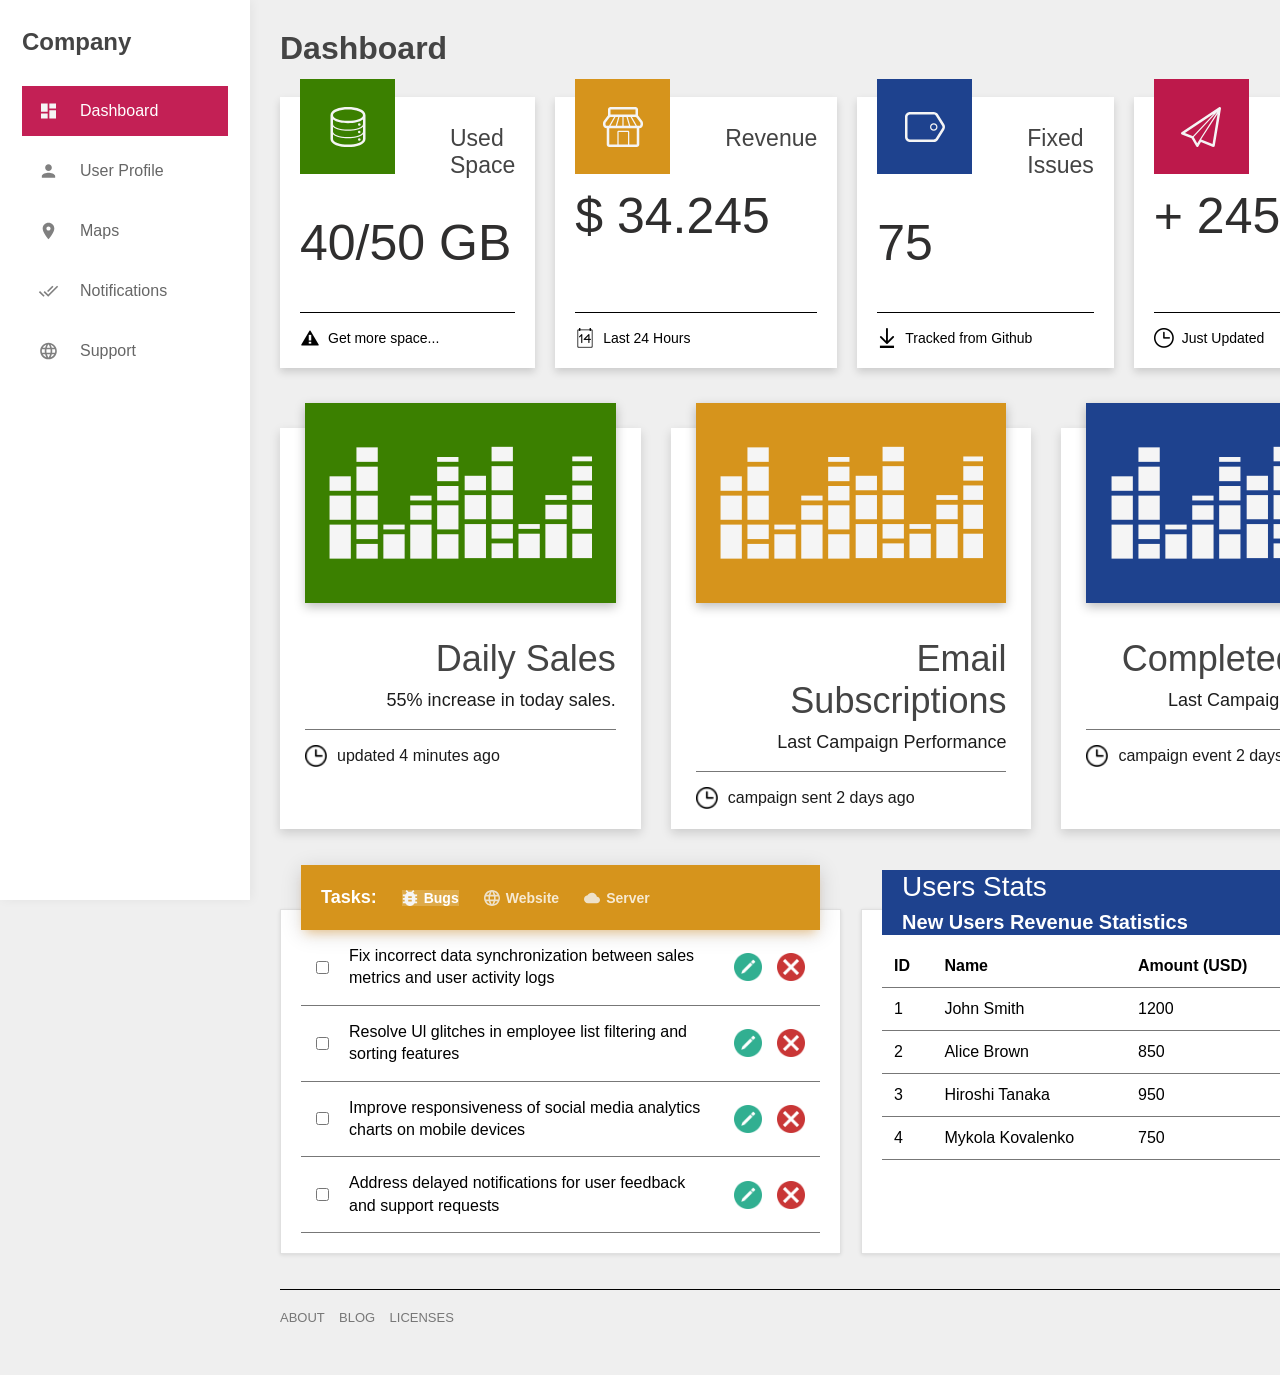
<file: exam_html/part_1/index.html>
<!DOCTYPE html>
<html lang="en">

<head>
    <meta charset="UTF-8">
    <meta name="viewport" content="width=device-width, initial-scale=1.0">
    <link rel="stylesheet" href="./css/style.css">
    <title>Dashboard</title>
</head>
<script>
    function toggleMenu() {
        document.querySelector('.sidebar').classList.toggle('show');
    }
</script>
<body>
    <div class="container">

        <aside class="sidebar">
            
            <h2>Company</h2>
            
            <ul>
                
                <li class="active">
                    <a href="index.html">
                        <img src="./img/nav/dashboard_gray.svg" alt="Dashboard" class="menu-icon icon-default">
                        <img src="./img/nav/dashboard_white.svg" alt="Dashboard" class="menu-icon icon-hover">
                        Dashboard
                    </a>
                </li>
                
                <li>
                    <a href="profile.html">
                        <img src="./img/nav/account_gray.svg" alt="User Profile" class="menu-icon icon-default">
                        <img src="./img/nav/account_white.svg" alt="User Profile" class="menu-icon icon-hover">
                        User Profile
                    </a>
                </li>
                
                <li>
                    <a href="maps.html">
                        <img src="./img/nav/map_gray.svg" alt="Maps" class="menu-icon icon-default">
                        <img src="./img/nav/map_white.svg" alt="Maps" class="menu-icon icon-hover">
                        Maps
                    </a>
                </li>
                
                <li>
                    <a href="notifications.html">
                        <img src="./img/nav/notify_gray.svg" alt="Notifications" class="menu-icon icon-default">
                        <img src="./img/nav/notify_white.svg" alt="Notifications" class="menu-icon icon-hover">
                        Notifications
                    </a>
                </li>
                
                <li>
                    <a href="support.html">
                        <img src="./img/nav/support_gray.svg" alt="Support" class="menu-icon icon-default">
                        <img src="./img/nav/support_white.svg" alt="Support" class="menu-icon icon-hover">
                        Support
                    </a>
                </li>
                
            </ul>
            
        </aside>
    
        
        <main class="content">
            <button class="burger" onclick="toggleMenu()">
                ☰ <span>Dashboard</span>
            </button>
            
            <header>
                <h1>Dashboard</h1>
            </header>
            
            <section class="cards">
                
                <div class="card">
                    <div class="icon green">
                        <img src="./img/cards/data_white.svg" alt="User" class="menu-icon">
                    </div>
                    
                    <h4>Used Space</h4>
                    
                    <h2>40/50 GB</h2>
                    
                    <p>
                        <img src="./img/cards/alert.png" alt="" class="small-icon">
                        Get more space...
                    </p>
                    
                </div>
                
                <div class="card">
                    
                    <div class="icon orange">
                        <img src="./img/cards/shop_white.svg" alt="User" class="menu-icon">
                    </div>
                    
                    <h4>Revenue</h4>
                    
                    <h2>$ 34.245</h2>
                    
                    <p>
                        <img src="./img/cards/calendar.png" alt="" class="small-icon">
                        Last 24 Hours
                    </p>
                    
                </div>
                
                <div class="card">
                    
                    <div class="icon blue">
                        <img src="./img/cards/tag_white.svg" alt="User" class="menu-icon">
                    </div>
                    
                    <h4>Fixed Issues</h4>
                    
                    <h2>75</h2>
                    
                    <p>
                        <img src="./img/cards/down.png" alt="" class="small-icon">
                        Tracked from Github
                    </p>
                    
                </div>
                
                <div class="card">
                    
                    <div class="icon pink">
                        <img src="./img/cards/paperplane_white.svg" alt="User" class="menu-icon">
                    </div>
                    
                    <h4>Followers</h4>
                    
                    <h2>+ 245</h2>
                    
                    <p>
                        <img src="./img/cards/time.png" alt="" class="small-icon">
                        Just Updated
                    </p>
                    
                </div>
                
            </section>

            
            <section class="charts">
                
                <div class="chart">
                    <div class="chart-color green">
                        <img src="./img/diagrams/diagram_white.svg" alt="">
                    </div>
                    <h3>Daily Sales</h3>
                    <p>55% increase in today sales.</p>
                    <div class="clock">
                        <img src=".\/img/cards/time.png" alt="">
                        <p>updated 4 minutes ago</p>
                    </div>
                </div>
                
                <div class="chart">
                    <div class="chart-color orange">
                        <img src="./img/diagrams/diagram_white.svg" alt="">
                    </div>
                    <h3>Email Subscriptions</h3>
                    <p>Last Campaign Performance</p>
                    <div class="clock">
                        <img src=".\/img/cards/time.png" alt="">
                        <p>campaign sent 2 days ago</p>
                    </div>
                </div>
                
                <div class="chart">
                    <div class="chart-color blue">
                        <img src="./img/diagrams/diagram_white.svg" alt="">
                    </div>
                    <h3>Completed Tasks</h3>
                    <p>Last Campaign Performance</p>
                    <div class="clock">
                        <img src=".\/img/cards/time.png" alt="">
                        <p>campaign event 2 days ago</p>
                    </div>
                </div>
                
            </section>

            
            <section class="bottom">
                
                <div class="tasks">
                    
                    <div class="title orange">
                        
                        <span style="font-size: 18px;">Tasks:</span>
                        
                        <span class="task-btn active">
                            <img src="./img/tables/bug.svg" alt="">
                            Bugs
                        </span>
                        
                        <span class="task-btn">
                            <img src="./img/tables/web.svg" alt="">
                            Website
                        </span>
                        
                        <span class="task-btn">
                            <img src="./img/tables/cloud.svg" alt="">
                            Server
                        </span>
                        
                    </div>
                    
                    <ul>
                        
                        <li>
                            <input type="checkbox">
                            
                            <span class="task-text">
                                Fix incorrect data synchronization
                                between sales metrics and user activity logs
                            </span>
                            
                            <div class="task-icons">
                                <img src="./img/tables/edit.png" alt="">
                                <img src="./img/tables/remove.png" alt="">
                            </div>
                        </li>
                        
                        <li>
                            <input type="checkbox">
                            <span class="task-text">
                                Resolve Ul glitches in employee list
                                filtering and sorting features
                            </span>
                            <div class="task-icons">
                                <img src="./img/tables/edit.png" alt="">
                                <img src="./img/tables/remove.png" alt="">
                            </div>
                        </li>
                        
                        <li>
                            <input type="checkbox">
                            <span class="task-text">
                                Improve responsiveness of social media
                                analytics charts on mobile devices
                            </span>
                            <div class="task-icons">
                                <img src="./img/tables/edit.png" alt="">
                                <img src="./img/tables/remove.png" alt="">
                            </div>
                        </li>
                        
                        <li>
                            <input type="checkbox">
                            <span class="task-text">
                                Address delayed notifications for user
                                feedback and support requests
                            </span>
                            <div class="task-icons">
                                <img src="./img/tables/edit.png" alt="">
                                <img src="./img/tables/remove.png" alt="">
                            </div>
                        </li>
                        
                    </ul>
                    
                </div>
                
                <div class="table">
                    
                    <div class="title blue">
                        <div>
                            <h3>Users Stats</h3> 
                            <p> New Users Revenue Statistics</p>
                        </div>
                    </div>
                    
                    <table>
                        
                        <tr>
                            <th>ID</th>
                            <th>Name</th>
                            <th>Amount (USD)</th>
                            <th>Country</th>
                        </tr>
                        
                        <tr>
                            <td>1</td>
                            <td>John Smith</td>
                            <td>1200</td>
                            <td>USA</td>
                        </tr>
                        
                        <tr>
                            <td>2</td>
                            <td>Alice Brown</td>
                            <td>850</td>
                            <td>UK</td>
                        </tr>
                        
                        <tr>
                            <td>3</td>
                            <td>Hiroshi Tanaka</td>
                            <td>950</td>
                            <td>Japan</td>
                        </tr>
                        
                        <tr>
                            <td>4</td>
                            <td>Mykola Kovalenko</td>
                            <td>750</td>
                            <td>Ukraine</td>
                        </tr>
                        
                    </table>
                    
                </div>
                
            </section>
            
            <footer>
                
                <div>
                    ABOUT &nbsp;&nbsp;
                    BLOG &nbsp;&nbsp;
                    LICENSES
                </div>
                
                <div>
                    2025 - made with love ❤
                </div>
                
            </footer>
            
        </main>
        
    </div>
</body>

</html>
</file>
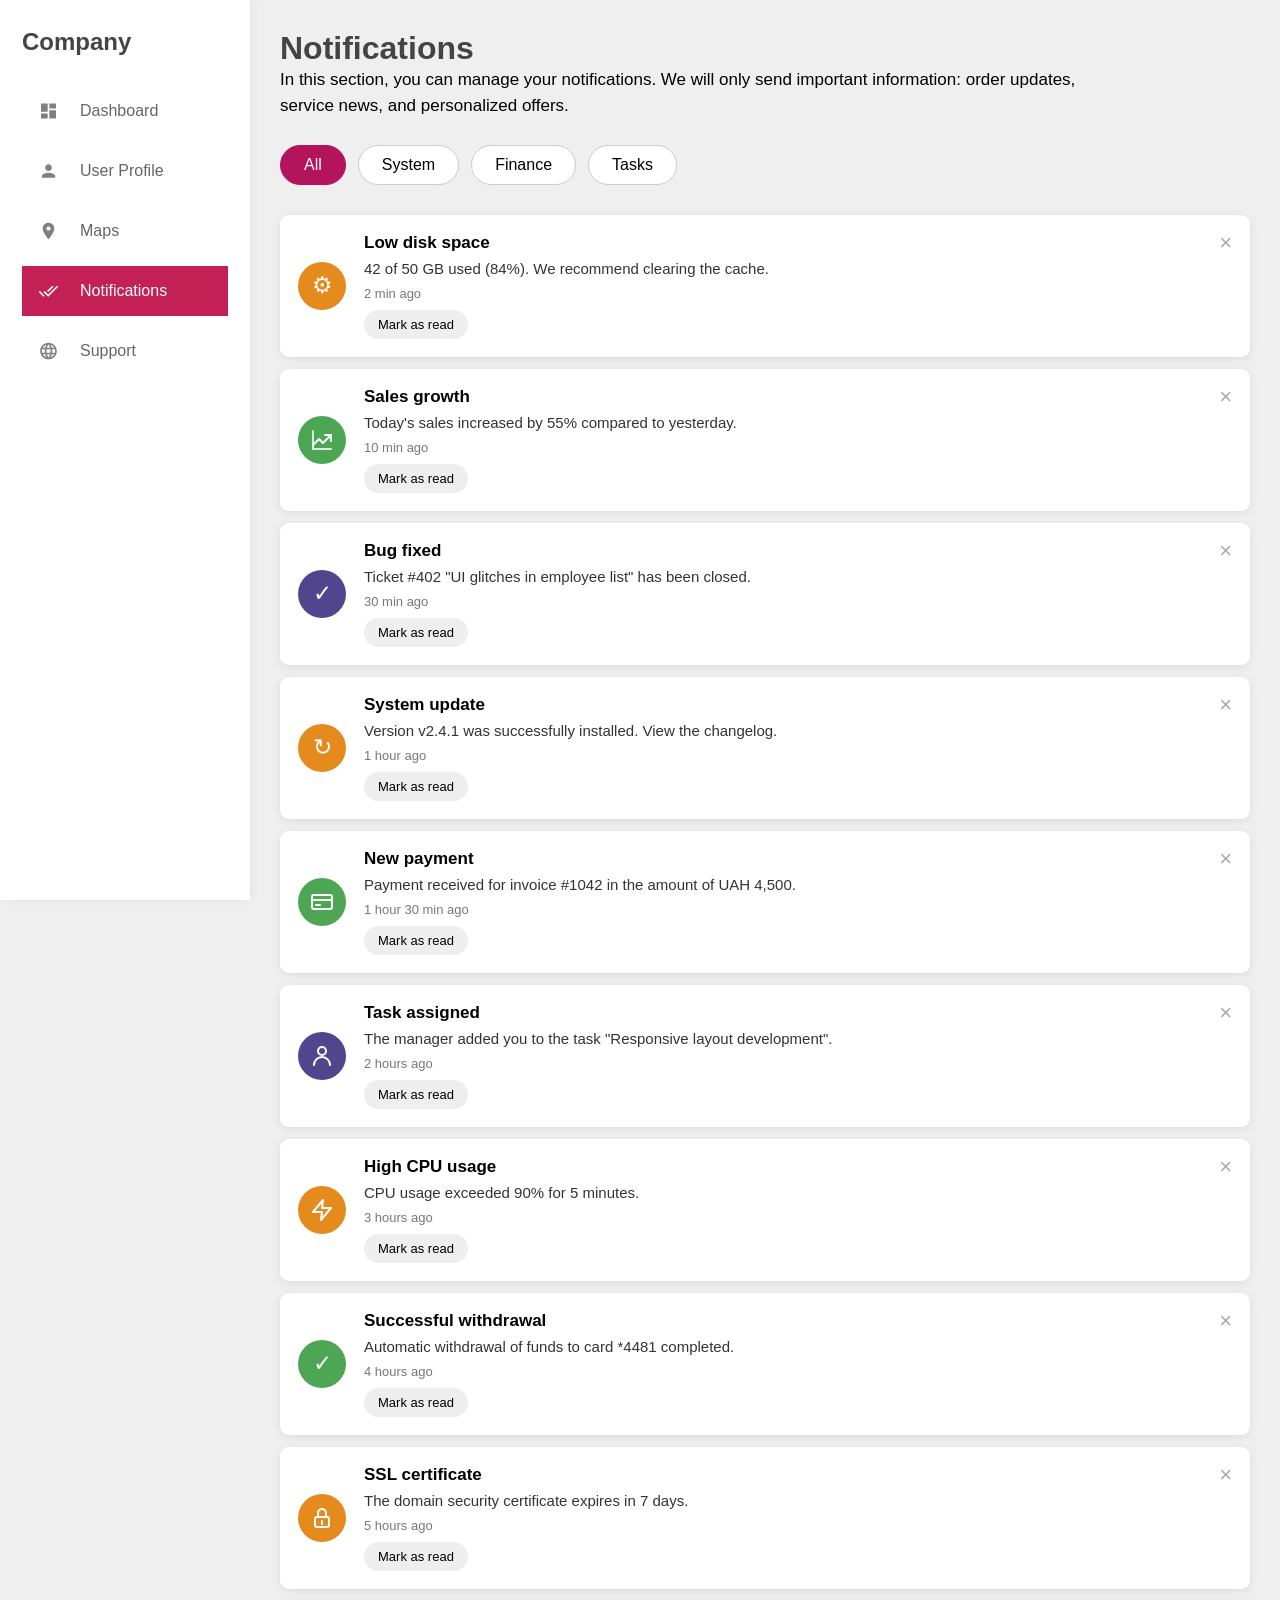
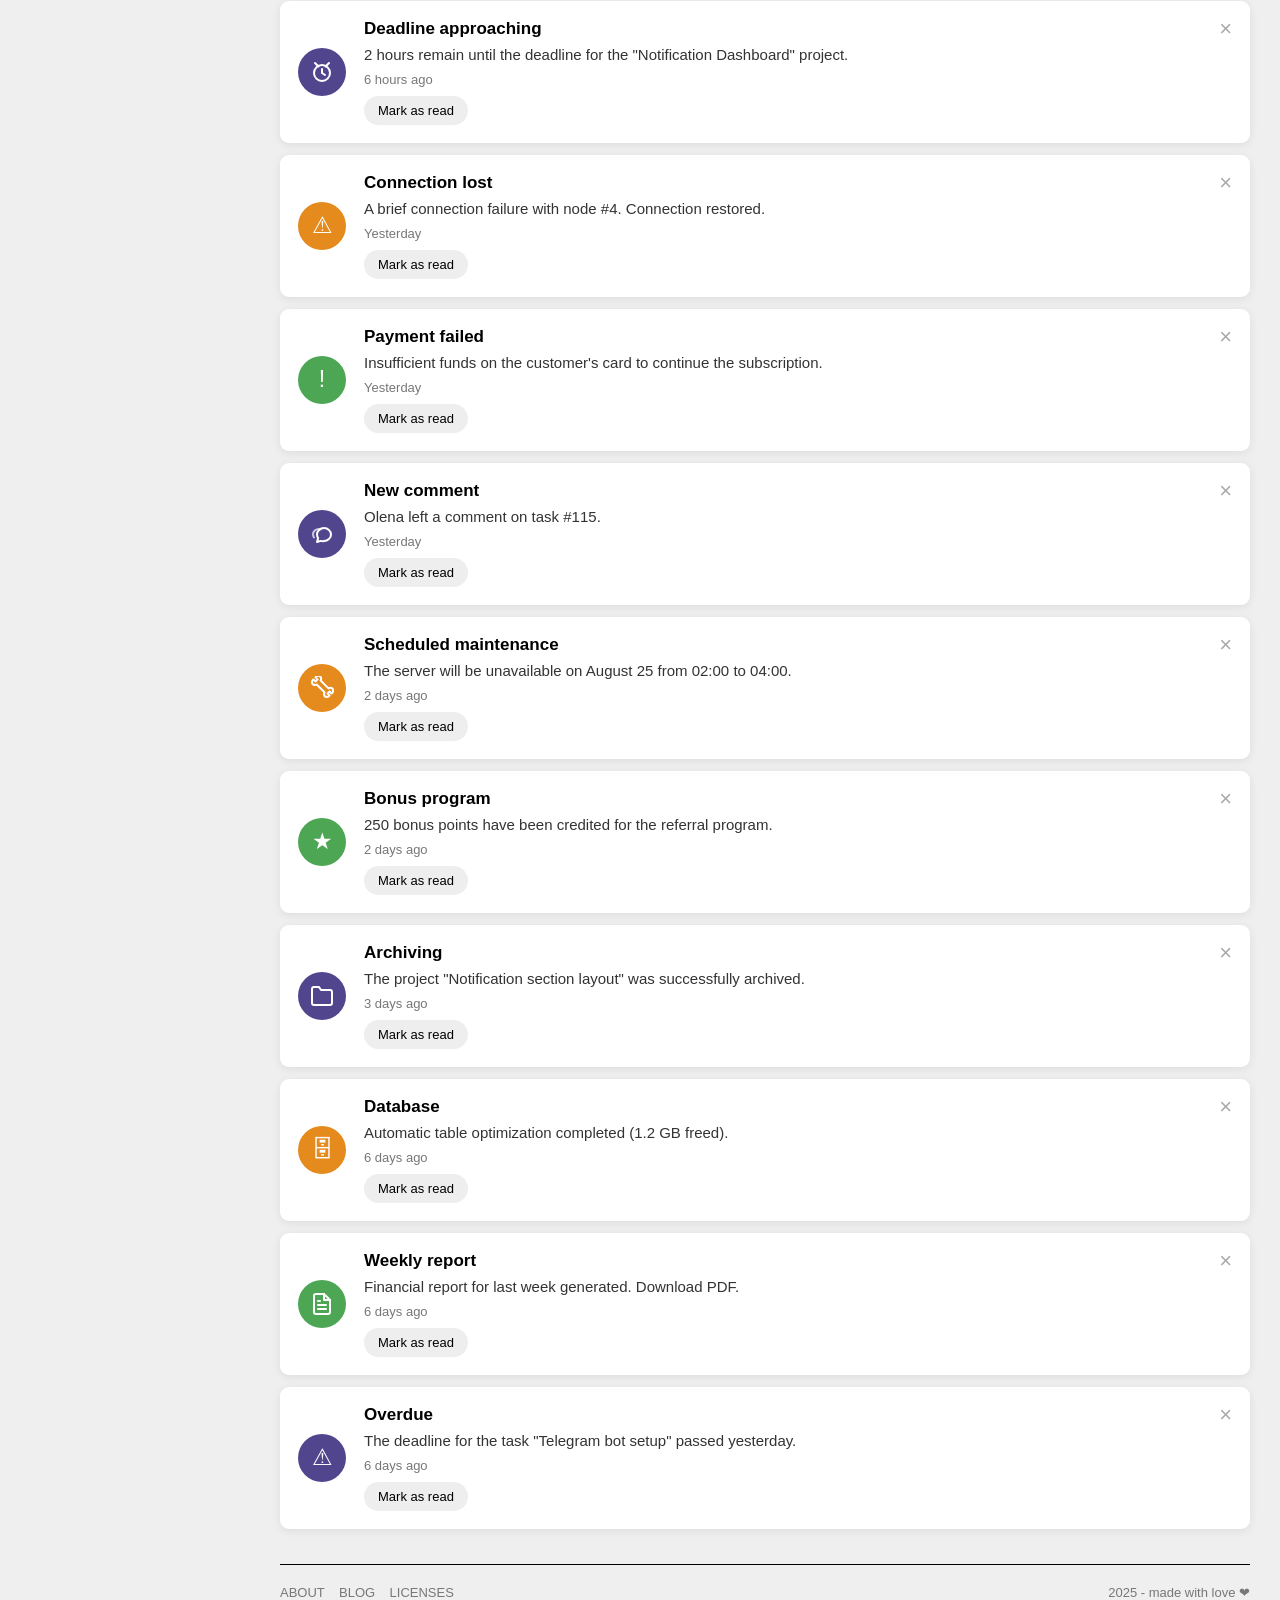
<file: exam_html/part_1/notifications.html>
<!DOCTYPE html>
<html lang="en">
<head>
    <meta charset="UTF-8">
    <meta name="viewport" content="width=device-width, initial-scale=1.0">
    <link rel="stylesheet" href="./css/style.css">
    <title>Notifications</title>
</head>
<script>
    function toggleMenu() {
        document.querySelector('.sidebar').classList.toggle('show');
    }
</script>
<body>

<div class="dashboard">

    <aside class="sidebar">

        <h2>Company</h2>

        <ul>

            <li>
                <a href="index.html">
                    <img src="./img/nav/dashboard_gray.svg"
                         alt="Dashboard"
                         class="menu-icon icon-default">

                    <img src="./img/nav/dashboard_white.svg"
                         alt="Dashboard"
                         class="menu-icon icon-hover">

                    Dashboard
                </a>
            </li>


            <li>
                <a href="profile.html">
                    <img src="./img/nav/account_gray.svg"
                         alt="User Profile"
                         class="menu-icon icon-default">

                    <img src="./img/nav/account_white.svg"
                         alt="User Profile"
                         class="menu-icon icon-hover">

                    User Profile
                </a>
            </li>


            <li>
                <a href="maps.html">
                    <img src="./img/nav/map_gray.svg"
                         alt="Maps"
                         class="menu-icon icon-default">

                    <img src="./img/nav/map_white.svg"
                         alt="Maps"
                         class="menu-icon icon-hover">

                    Maps
                </a>
            </li>


            <li class="active">
                <a href="notifications.html">

                    <img src="./img/nav/notify_gray.svg"
                         alt="Notifications"
                         class="menu-icon icon-default">

                    <img src="./img/nav/notify_white.svg"
                         alt="Notifications"
                         class="menu-icon icon-hover">

                    Notifications

                </a>
            </li>


            <li>
                <a href="support.html">

                    <img src="./img/nav/support_gray.svg"
                         alt="Support"
                         class="menu-icon icon-default">

                    <img src="./img/nav/support_white.svg"
                         alt="Support"
                         class="menu-icon icon-hover">

                    Support

                </a>
            </li>

        </ul>

    </aside>
        <main class="content">


          <button class="burger" onclick="toggleMenu()">
    ☰
     <span>Notifications</span> 
</button>
<h1 style="color: #444444;">Notifications</h1>

        <p class="description">
            In this section, you can manage your notifications.
            We will only send important information: order updates,
            service news, and personalized offers.
        </p>


        <div class="filters">

            <button class="filter active" data-filter="all">
                All
            </button>

            <button class="filter" data-filter="system">
                System
            </button>

            <button class="filter" data-filter="finance">
                Finance
            </button>

            <button class="filter" data-filter="task">
                Tasks
            </button>

        </div>


        

        <div id="notifications">

            <div class="notification-list">


           

                <div class="notification"
                     data-category="system"
                     data-time="2">

                    <div class="notification-icon system">
                        ⚙
                    </div>

                    <div class="notification-content">

                        <div class="notification-title">
                            Low disk space
                        </div>

                        <div class="notification-text">
                            42 of 50 GB used (84%). We recommend clearing the cache.
                        </div>

                        <span class="time">
                            2 min ago
                        </span>

                        <button class="read-button">
                            Mark as read
                        </button>

                    </div>

                    <button class="close">
                        ×
                    </button>

                </div>


                <div class="notification"
                     data-category="finance"
                     data-time="10">

                    <div class="notification-icon finance">
                        <img src="./img/notifications/gemini-svg (11).svg" alt="">
                    </div>

                    <div class="notification-content">

                        <div class="notification-title">
                            Sales growth
                        </div>

                        <div class="notification-text">
                            Today's sales increased by 55% compared to yesterday.
                        </div>

                        <span class="time">
                            10 min ago
                        </span>

                        <button class="read-button">
                            Mark as read
                        </button>

                    </div>

                    <button class="close">
                        ×
                    </button>

                </div>


                <div class="notification"
                     data-category="task"
                     data-time="30">

                    <div class="notification-icon task">
                        ✓
                    </div>

                    <div class="notification-content">

                        <div class="notification-title">
                            Bug fixed
                        </div>

                        <div class="notification-text">
                            Ticket #402 "UI glitches in employee list" has been closed.
                        </div>

                        <span class="time">
                            30 min ago
                        </span>

                        <button class="read-button">
                            Mark as read
                        </button>

                    </div>

                    <button class="close">
                        ×
                    </button>

                </div>


                <div class="notification"
                     data-category="system"
                     data-time="60">

                    <div class="notification-icon system">
                        ↻
                    </div>

                    <div class="notification-content">

                        <div class="notification-title">
                            System update
                        </div>

                        <div class="notification-text">
                            Version v2.4.1 was successfully installed. View the changelog.
                        </div>

                        <span class="time">
                            1 hour ago
                        </span>

                        <button class="read-button">
                            Mark as read
                        </button>

                    </div>

                    <button class="close">
                        ×
                    </button>

                </div>


                <div class="notification"
                     data-category="finance"
                     data-time="90">

                    <div class="notification-icon finance">
                        <img src="./img/notifications/gemini-svg (12).svg" alt="">
                    </div>

                    <div class="notification-content">

                        <div class="notification-title">
                            New payment
                        </div>

                        <div class="notification-text">
                            Payment received for invoice #1042 in the amount of UAH 4,500.
                        </div>

                        <span class="time">
                            1 hour 30 min ago
                        </span>

                        <button class="read-button">
                            Mark as read
                        </button>

                    </div>

                    <button class="close">
                        ×
                    </button>

                </div>


                <div class="notification"
                     data-category="task"
                     data-time="120">

                    <div class="notification-icon task">
                        <img src="./img/notifications/gemini-svg (13).svg" alt="">
                    </div>

                    <div class="notification-content">

                        <div class="notification-title">
                            Task assigned
                        </div>

                        <div class="notification-text">
                            The manager added you to the task "Responsive layout development".
                        </div>

                        <span class="time">
                            2 hours ago
                        </span>

                        <button class="read-button">
                            Mark as read
                        </button>

                    </div>

                    <button class="close">
                        ×
                    </button>

                </div>


                <div class="notification"
                     data-category="system"
                     data-time="180">

                    <div class="notification-icon system">
                        <img src="./img/notifications/gemini-svg (14).svg" alt="">
                    </div>

                    <div class="notification-content">

                        <div class="notification-title">
                            High CPU usage
                        </div>

                        <div class="notification-text">
                            CPU usage exceeded 90% for 5 minutes.
                        </div>

                        <span class="time">
                            3 hours ago
                        </span>

                        <button class="read-button">
                            Mark as read
                        </button>

                    </div>

                    <button class="close">
                        ×
                    </button>

                </div>


                <div class="notification"
                     data-category="finance"
                     data-time="240">

                    <div class="notification-icon finance">
                        ✓
                    </div>

                    <div class="notification-content">

                        <div class="notification-title">
                            Successful withdrawal
                        </div>

                        <div class="notification-text">
                            Automatic withdrawal of funds to card *4481 completed.
                        </div>

                        <span class="time">
                            4 hours ago
                        </span>

                        <button class="read-button">
                            Mark as read
                        </button>

                    </div>

                    <button class="close">
                        ×
                    </button>

                </div>


                <div class="notification"
                     data-category="system"
                     data-time="300">

                    <div class="notification-icon system">
                        <img src="./img/notifications/gemini-svg (15).svg" alt="">
                    </div>

                    <div class="notification-content">

                        <div class="notification-title">
                            SSL certificate
                        </div>

                        <div class="notification-text">
                            The domain security certificate expires in 7 days.
                        </div>

                        <span class="time">
                            5 hours ago
                        </span>

                        <button class="read-button">
                            Mark as read
                        </button>

                    </div>

                    <button class="close">
                        ×
                    </button>

                </div>


                <div class="notification"
                     data-category="task"
                     data-time="360">

                    <div class="notification-icon task">
                        <img src="./img/notifications/gemini-svg (16).svg" alt="">
                    </div>

                    <div class="notification-content">

                        <div class="notification-title">
                            Deadline approaching
                        </div>

                        <div class="notification-text">
                            2 hours remain until the deadline for the
                            "Notification Dashboard" project.
                        </div>

                        <span class="time">
                            6 hours ago
                        </span>

                        <button class="read-button">
                            Mark as read
                        </button>

                    </div>

                    <button class="close">
                        ×
                    </button>

                </div>


                <div class="notification"
                     data-category="system"
                     data-time="1440">

                    <div class="notification-icon system">
                        ⚠
                    </div>

                    <div class="notification-content">

                        <div class="notification-title">
                            Connection lost
                        </div>

                        <div class="notification-text">
                            A brief connection failure with node #4.
                            Connection restored.
                        </div>

                        <span class="time">
                            Yesterday
                        </span>

                        <button class="read-button">
                            Mark as read
                        </button>

                    </div>

                    <button class="close">
                        ×
                    </button>

                </div>


                <div class="notification"
                     data-category="finance"
                     data-time="1500">

                    <div class="notification-icon finance">
                        !
                    </div>

                    <div class="notification-content">

                        <div class="notification-title">
                            Payment failed
                        </div>

                        <div class="notification-text">
                            Insufficient funds on the customer's card
                            to continue the subscription.
                        </div>

                        <span class="time">
                            Yesterday
                        </span>

                        <button class="read-button">
                            Mark as read
                        </button>

                    </div>

                    <button class="close">
                        ×
                    </button>

                </div>


                <div class="notification"
                     data-category="task"
                     data-time="1600">

                    <div class="notification-icon task">
                        <img src="./img/notifications/gemini-svg (17).svg" alt="">
                    </div>

                    <div class="notification-content">

                        <div class="notification-title">
                            New comment
                        </div>

                        <div class="notification-text">
                            Olena left a comment on task #115.
                        </div>

                        <span class="time">
                            Yesterday
                        </span>

                        <button class="read-button">
                            Mark as read
                        </button>

                    </div>

                    <button class="close">
                        ×
                    </button>

                </div>


                <div class="notification"
                     data-category="system"
                     data-time="2880">

                    <div class="notification-icon system">
                        <img src="./img/notifications/gemini-svg (19).svg" alt="">
                    </div>

                    <div class="notification-content">

                        <div class="notification-title">
                            Scheduled maintenance
                        </div>

                        <div class="notification-text">
                            The server will be unavailable on August 25
                            from 02:00 to 04:00.
                        </div>

                        <span class="time">
                            2 days ago
                        </span>

                        <button class="read-button">
                            Mark as read
                        </button>

                    </div>

                    <button class="close">
                        ×
                    </button>

                </div>


                <div class="notification"
                     data-category="finance"
                     data-time="3000">

                    <div class="notification-icon finance">
                        ★
                    </div>

                    <div class="notification-content">

                        <div class="notification-title">
                            Bonus program
                        </div>

                        <div class="notification-text">
                            250 bonus points have been credited
                            for the referral program.
                        </div>

                        <span class="time">
                            2 days ago
                        </span>

                        <button class="read-button">
                            Mark as read
                        </button>

                    </div>

                    <button class="close">
                        ×
                    </button>

                </div>


                <div class="notification"
                     data-category="task"
                     data-time="4320">

                    <div class="notification-icon task">
                        <img src="./img/notifications/gemini-svg (20).svg" alt="">
                    </div>

                    <div class="notification-content">

                        <div class="notification-title">
                            Archiving
                        </div>

                        <div class="notification-text">
                            The project "Notification section layout"
                            was successfully archived.
                        </div>

                        <span class="time">
                            3 days ago
                        </span>

                        <button class="read-button">
                            Mark as read
                        </button>

                    </div>

                    <button class="close">
                        ×
                    </button>

                </div>


                <div class="notification"
                     data-category="system"
                     data-time="8640">

                    <div class="notification-icon system">
                        🗄
                    </div>

                    <div class="notification-content">

                        <div class="notification-title">
                            Database
                        </div>

                        <div class="notification-text">
                            Automatic table optimization completed
                            (1.2 GB freed).
                        </div>

                        <span class="time">
                            6 days ago
                        </span>

                        <button class="read-button">
                            Mark as read
                        </button>

                    </div>

                    <button class="close">
                        ×
                    </button>

                </div>


                <div class="notification"
                     data-category="finance"
                     data-time="8700">

                    <div class="notification-icon finance">
                       <img src="./img/notifications/gemini-svg (21).svg" alt="">
                    </div>

                    <div class="notification-content">

                        <div class="notification-title">
                            Weekly report
                        </div>

                        <div class="notification-text">
                            Financial report for last week generated.
                            Download PDF.
                        </div>

                        <span class="time">
                            6 days ago
                        </span>

                        <button class="read-button">
                            Mark as read
                        </button>

                    </div>

                    <button class="close">
                        ×
                    </button>

                </div>


                <div class="notification"
                     data-category="task"
                     data-time="8800">

                    <div class="notification-icon task">
                        ⚠
                    </div>

                    <div class="notification-content">

                        <div class="notification-title">
                            Overdue
                        </div>

                        <div class="notification-text">
                            The deadline for the task
                            "Telegram bot setup" passed yesterday.
                        </div>

                        <span class="time">
                            6 days ago
                        </span>

                        <button class="read-button">
                            Mark as read
                        </button>

                    </div>

                    <button class="close">
                        ×
                    </button>

                </div>


            </div>

        </div>


 <footer>
                
                <div>
                    ABOUT &nbsp;&nbsp;
                    BLOG &nbsp;&nbsp;
                    LICENSES
                </div>
                
                <div>
                    2025 - made with love ❤
                </div>
                
            </footer>

    </main>

</div>


<script>



    const notificationList =
        document.querySelector(".notification-list");

    const notifications =
        Array.from(
            notificationList.querySelectorAll(".notification")
        );


    function sortNotifications() {

        notifications.sort((a, b) => {

            return Number(a.dataset.time) -
                   Number(b.dataset.time);

        });


        notifications.forEach(notification => {

            notificationList.appendChild(notification);

        });

    }


    sortNotifications();



    const filters =
        document.querySelectorAll(".filter");


    filters.forEach(button => {

        button.addEventListener("click", () => {

            filters.forEach(btn => {

                btn.classList.remove("active");

            });

            button.classList.add("active");


            const selectedCategory =
                button.dataset.filter;



            notifications.forEach(notification => {

                if (
                    selectedCategory === "all" ||
                    notification.dataset.category === selectedCategory
                ) {

                    notification.style.display = "flex";

                } else {

                    notification.style.display = "none";

                }

            });

        });

    });



    document.querySelectorAll(".close").forEach(button => {

        button.addEventListener("click", () => {

            button.parentElement.remove();

        });

    });



    document.querySelectorAll(".read-button").forEach(button => {

        button.addEventListener("click", () => {

            button.textContent = "Read ✓";

            button.style.background = "#dff2df";

            button.style.color = "#32813a";

        });

    });

</script>

</body>
</html>
</file>
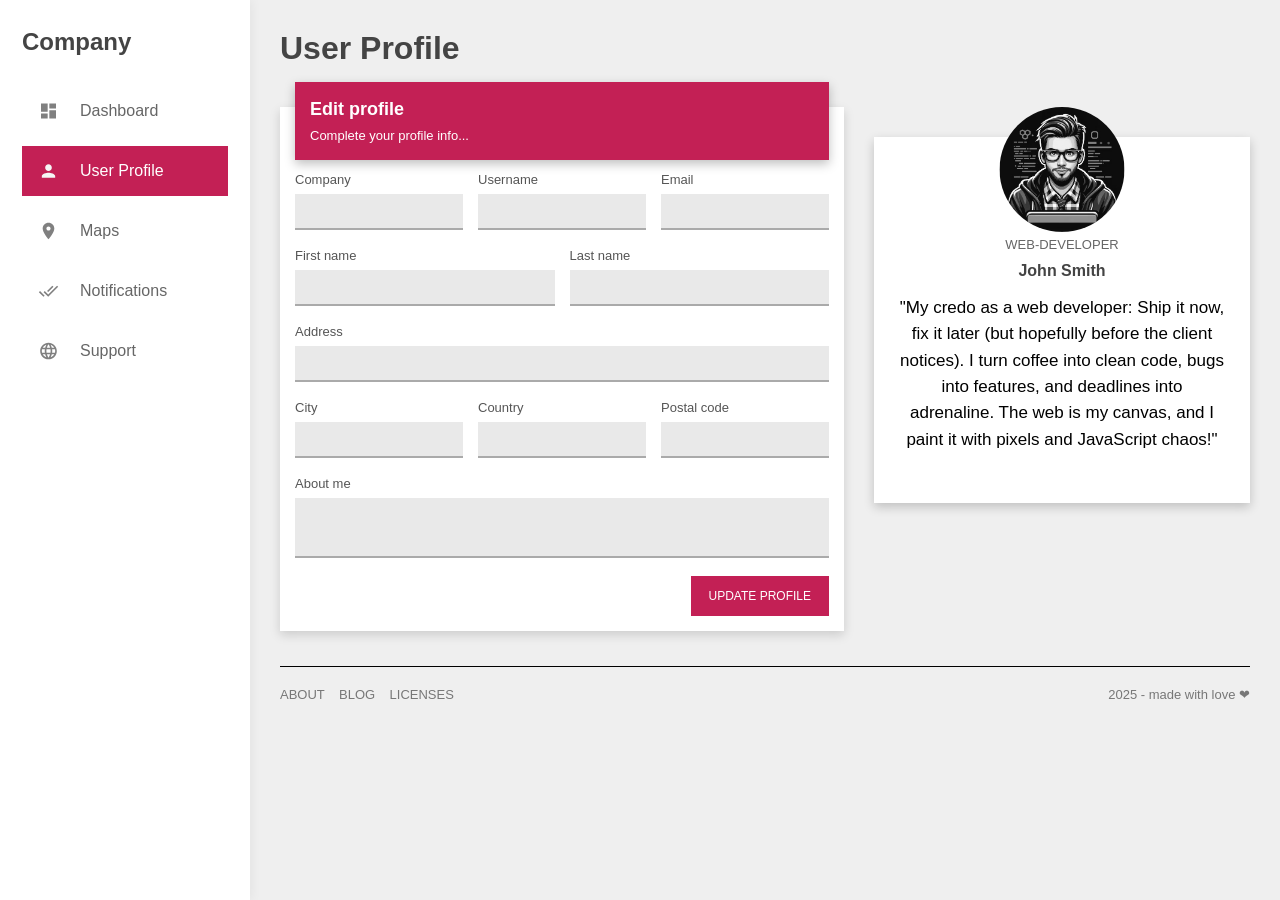
<file: exam_html/part_1/profile.html>
<!DOCTYPE html>
<html lang="en">

<head>
    <meta charset="UTF-8">
    <meta name="viewport" content="width=device-width, initial-scale=1.0">
    <link rel="stylesheet" href="./css/style.css">
    <title>User Profile</title>
</head>
<script>
    function toggleMenu() {
        document.querySelector('.sidebar').classList.toggle('show');
    }
</script>
<body>

    <div class="container">


        <aside class="sidebar">

            <h2>Company</h2>

            <ul>

                <li>
                    <a href="index.html">
                        <img src="./img/nav/dashboard_gray.svg"
                             alt="Dashboard"
                             class="menu-icon icon-default">

                        <img src="./img/nav/dashboard_white.svg"
                             alt="Dashboard"
                             class="menu-icon icon-hover">

                        Dashboard
                    </a>
                </li>

                <li class="active">
                    <a href="profile.html">

                        <img src="./img/nav/account_gray.svg"
                             alt="User Profile"
                             class="menu-icon icon-default">

                        <img src="./img/nav/account_white.svg"
                             alt="User Profile"
                             class="menu-icon icon-hover">

                        User Profile
                    </a>
                </li>

                <li>
                    <a href="maps.html">

                        <img src="./img/nav/map_gray.svg"
                             alt="Maps"
                             class="menu-icon icon-default">

                        <img src="./img/nav/map_white.svg"
                             alt="Maps"
                             class="menu-icon icon-hover">

                        Maps
                    </a>
                </li>

                <li>
                    <a href="notifications.html">

                        <img src="./img/nav/notify_gray.svg"
                             alt="Notifications"
                             class="menu-icon icon-default">

                        <img src="./img/nav/notify_white.svg"
                             alt="Notifications"
                             class="menu-icon icon-hover">

                        Notifications
                    </a>
                </li>

                <li>
                    <a href="support.html">

                        <img src="./img/nav/support_gray.svg"
                             alt="Support"
                             class="menu-icon icon-default">

                        <img src="./img/nav/support_white.svg"
                             alt="Support"
                             class="menu-icon icon-hover">

                        Support
                    </a>
                </li>

            </ul>

        </aside>


        <main class="content">


            <button class="burger" onclick="toggleMenu()">
                ☰
                <span>User Profile</span>
            </button>

            <header>
                <h1>User Profile</h1>
            </header>


            <section class="profile-section">

        

                <div class="edit-card">

                    <div class="edit-title">

                        <h2>Edit profile</h2>

                        <p>Complete your profile info...</p>

                    </div>


                    <form>

            

                        <div class="form-row three">

                            <div class="form-group">
                                <label>Company</label>
                                <input type="text">
                            </div>

                            <div class="form-group">
                                <label>Username</label>
                                <input type="text">
                            </div>

                            <div class="form-group">
                                <label>Email</label>
                                <input type="email">
                            </div>

                        </div>


                        <div class="form-row two">

                            <div class="form-group">
                                <label>First name</label>
                                <input type="text">
                            </div>

                            <div class="form-group">
                                <label>Last name</label>
                                <input type="text">
                            </div>

                        </div>


                        <div class="form-group full">

                            <label>Address</label>

                            <input type="text">

                        </div>


                

                        <div class="form-row three">

                            <div class="form-group">
                                <label>City</label>
                                <input type="text">
                            </div>

                            <div class="form-group">
                                <label>Country</label>
                                <input type="text">
                            </div>

                            <div class="form-group">
                                <label>Postal code</label>
                                <input type="text">
                            </div>

                        </div>


                        <div class="form-group full">

                            <label>About me</label>

                            <textarea></textarea>

                        </div>

                        <div class="button-container">

                            <button type="submit">
                                UPDATE PROFILE
                            </button>

                        </div>

                    </form>

                </div>

                <div class="user-card">

                    <div class="avatar">

                        <img src="./img/user/avatar.jpg" alt="Profile">

                    </div>

                    <p class="role">
                        WEB-DEVELOPER
                    </p>

                    <h2>
                        John Smith
                    </h2>

                    <p class="description">
                        "My credo as a web developer: Ship it now, fix it later
                        (but hopefully before the client notices). I turn coffee
                        into clean code, bugs into features, and deadlines into
                        adrenaline. The web is my canvas, and I paint it with
                        pixels and JavaScript chaos!"
                    </p>

                </div>

            </section>


            <footer>

                <div>
                    ABOUT&nbsp;&nbsp;&nbsp;
                    BLOG&nbsp;&nbsp;&nbsp;
                    LICENSES
                </div>

                <div>
                    2025 - made with love ❤
                </div>

            </footer>

        </main>

    </div>

</body>
</html>
</file>
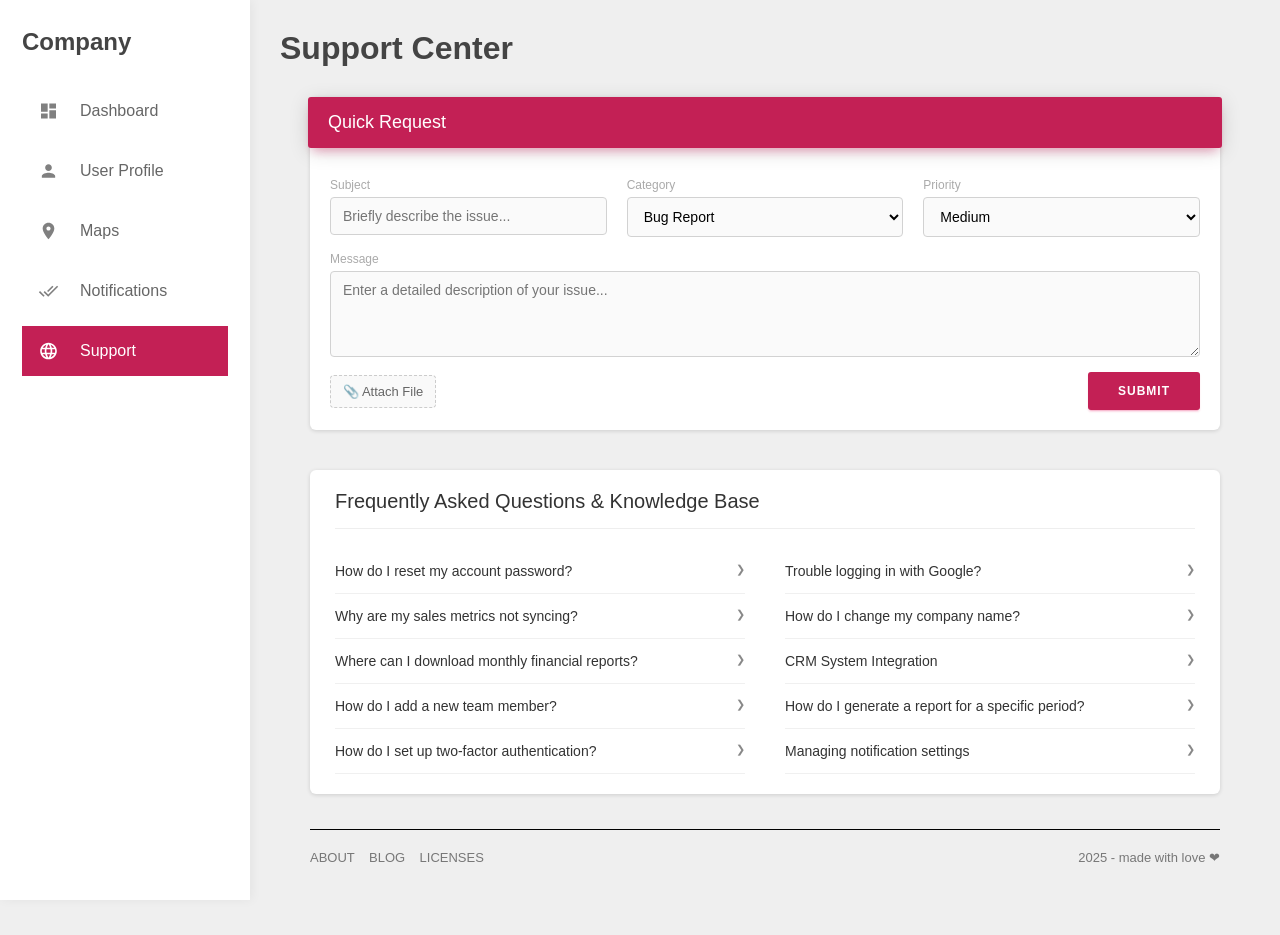
<file: exam_html/part_1/support.html>
<!DOCTYPE html>
<html lang="en">
<head>
    <meta charset="UTF-8">
    <meta name="viewport" content="width=device-width, initial-scale=1.0">
    <link rel="stylesheet" href="./css/style.css">
    <title>Support</title>
</head>
<script>
    function toggleMenu() {
        document.querySelector('.sidebar').classList.toggle('show');
    }
</script>
<body>
     <div class="container">
        
        
        <aside class="sidebar">
            
            <h2>Company</h2>
            
            <ul>
                
                <li>
                    <a href="index.html">
                        <img src="./img/nav/dashboard_gray.svg" alt="Dashboard" class="menu-icon icon-default">
                        <img src="./img/nav/dashboard_white.svg" alt="Dashboard" class="menu-icon icon-hover">
                        Dashboard
                    </a>
                </li>
                
                <li>
                    <a href="profile.html">
                        <img src="./img/nav/account_gray.svg" alt="User Profile" class="menu-icon icon-default">
                        <img src="./img/nav/account_white.svg" alt="User Profile" class="menu-icon icon-hover">
                        User Profile
                    </a>
                </li>
                
                <li>
                    <a href="maps.html">
                        <img src="./img/nav/map_gray.svg" alt="Maps" class="menu-icon icon-default">
                        <img src="./img/nav/map_white.svg" alt="Maps" class="menu-icon icon-hover">
                        Maps
                    </a>
                </li>
                
                <li>
                    <a href="notifications.html">
                        <img src="./img/nav/notify_gray.svg" alt="Notifications" class="menu-icon icon-default">
                        <img src="./img/nav/notify_white.svg" alt="Notifications" class="menu-icon icon-hover">
                        Notifications
                    </a>
                </li>
                
                <li class="active">
                    <a href="support.html">
                        <img src="./img/nav/support_gray.svg" alt="Support" class="menu-icon icon-default">
                        <img src="./img/nav/support_white.svg" alt="Support" class="menu-icon icon-hover">
                        Support
                    </a>
                </li>
                
            </ul>
            
        </aside>
            <main class="content">

           

            <button class="burger" onclick="toggleMenu()">
                ☰
                <span>Support Center</span>
            </button>
            <h1 style="color: #444444;">Support Center</h1>
<div class="sp-wrapper">
 

 
  <div class="sp-card sp-form-card">
    <div class="sp-card-header">
      <h2>Quick Request</h2>
    </div>
    
    <form class="sp-form" onsubmit="event.preventDefault();">
      <div class="sp-form-row">
        <div class="sp-form-group">
          <label for="sp-subject" class="sp-label">Subject</label>
          <input type="text" id="sp-subject" class="sp-input" placeholder="Briefly describe the issue..." />
        </div>

        <div class="sp-form-group">
          <label for="sp-category" class="sp-label">Category</label>
          <select id="sp-category" class="sp-select">
            <option value="tech">Bug Report</option>
            <option value="account">Account Question</option>
            <option value="billing">Billing & Payments</option>
          </select>
        </div>

        <div class="sp-form-group">
          <label for="sp-priority" class="sp-label">Priority</label>
          <select id="sp-priority" class="sp-select">
            <option value="low">Low</option>
            <option value="medium" selected>Medium</option>
            <option value="high">High</option>
          </select>
        </div>
      </div>

      <div class="sp-form-group">
        <label for="sp-message" class="sp-label">Message</label>
        <textarea id="sp-message" class="sp-textarea" rows="4" placeholder="Enter a detailed description of your issue..."></textarea>
      </div>

      <div class="sp-form-footer">
        <label class="sp-file-upload">
          <input type="file" hidden />
          <span class="sp-file-btn">📎 Attach File</span>
        </label>
        <button type="submit" class="sp-btn-submit">SUBMIT</button>
      </div>
    </form>
  </div>

  <div class="sp-card sp-faq-card">
    <div class="sp-faq-header">
      <h2>Frequently Asked Questions & Knowledge Base</h2>
    </div>

    <div class="sp-faq-grid">
      <div class="sp-faq-column">
        <details class="sp-faq-item">
          <summary class="sp-faq-question">How do I reset my account password?</summary>
          <p class="sp-faq-answer">To reset your password, go to the "User Profile" section and click "Change Password" or use the recovery link on the login page.</p>
        </details>

        <details class="sp-faq-item">
          <summary class="sp-faq-question">Why are my sales metrics not syncing?</summary>
          <p class="sp-faq-answer">Data synchronizes every 15 minutes. If you notice a longer delay, please check your API connection status in the settings.</p>
        </details>

        <details class="sp-faq-item">
          <summary class="sp-faq-question">Where can I download monthly financial reports?</summary>
          <p class="sp-faq-answer">All reports are available on the Dashboard page via the export button in the upper right corner of the table.</p>
        </details>

        <details class="sp-faq-item">
          <summary class="sp-faq-question">How do I add a new team member?</summary>
          <p class="sp-faq-answer">Navigate to Account Settings, open the "Team" tab, and send an invitation to the new employee's email address.</p>
        </details>

        <details class="sp-faq-item">
          <summary class="sp-faq-question">How do I set up two-factor authentication?</summary>
          <p class="sp-faq-answer">In your user profile, enable the 2FA toggle switch and scan the QR code using the Google Authenticator app.</p>
        </details>
      </div>

      <div class="sp-faq-column">
        <details class="sp-faq-item">
          <summary class="sp-faq-question">Trouble logging in with Google?</summary>
          <p class="sp-faq-answer">Clear your browser cache or ensure that your Google account email matches the one used during registration.</p>
        </details>

        <details class="sp-faq-item">
          <summary class="sp-faq-question">How do I change my company name?</summary>
          <p class="sp-faq-answer">Go to the "User Profile" page, update the value in the "Company" field, and click the "Update Profile" button.</p>
        </details>

        <details class="sp-faq-item">
          <summary class="sp-faq-question">CRM System Integration</summary>
          <p class="sp-faq-answer">Our platform supports integration via Webhooks and REST API. Detailed documentation can be generated in settings.</p>
        </details>

        <details class="sp-faq-item">
          <summary class="sp-faq-question">How do I generate a report for a specific period?</summary>
          <p class="sp-faq-answer">Use the date range filter on the Dashboard page to select your desired timeframe of days or months.</p>
        </details>

        <details class="sp-faq-item">
          <summary class="sp-faq-question">Managing notification settings</summary>
          <p class="sp-faq-answer">In the Notifications section, you can configure the specific types of system and financial alerts you wish to receive.</p>
        </details>
      </div>
    </div>
  </div>
              <footer>
                
                <div>
                    ABOUT &nbsp;&nbsp;
                    BLOG &nbsp;&nbsp;
                    LICENSES
                </div>
                
                <div>
                    2025 - made with love ❤
                </div>
                
            </footer>
</div>



</body>
</html>
</file>
<file: exam_html/part_1/css/style.css>
/* 1 */

* {
    margin: 0;
    padding: 0;
    box-sizing: border-box;
    font-family: sans-serif;
}

body {
    background: #efefef;
}

.container {
    display: flex;
    min-height: 100vh;
}

.sidebar {
    width: 250px;
    background: #fff;
    padding: 25px;
    position: sticky;
    top: 0;
    height: 100vh;
    box-shadow: 2px 0 10px rgba(0, 0, 0, .1);
}

.sidebar h2 {
    margin-bottom: 30px;
    color: #444;
}

.sidebar ul {
    list-style: none;
}

.sidebar li {
    margin-bottom: 10px;

    overflow: hidden;
}

.sidebar li a {
    display: flex;
    align-items: center;
    gap: 10px;
    padding: 15px;
    text-decoration: none;
    color: #666;
    transition: 0.3s;
}

.sidebar li:hover {
    background: #d81b60;
}

.sidebar li:hover a {
    color: #fff;
}

.sidebar li:hover .icon-default {
    display: none;
}

.sidebar li:hover .icon-hover {
    display: block;
}

.sidebar li.active {
    background: #d81b60;
}

.sidebar li.active a {
    color: #fff;
}

.sidebar li.active .icon-default {
    display: none;
}

.sidebar li.active .icon-hover {
    display: block;
}

.content {
    flex: 1;
    padding: 30px;
}

.burger {
    display: none;
}

header {
    margin-bottom: 30px;
}

header h1 {
    color: #444;
}

.cards {
    display: grid;
    grid-template-columns: repeat(4, 1fr);
    gap: 20px;
    margin-bottom: 30px;
}

.card {
    background: white;
    padding: 20px;
    box-shadow: 0 4px 8px rgba(0, 0, 0, .15);
    position: relative;
    display: flex;
    flex-direction: column;
}

.icon {
    width: 95px;
    height: 95px;
    display: flex;
    justify-content: center;
    align-items: center;
    position: absolute;
    top: -18px;
    left: 20px;
}

.green {
    background: #3b8000;

}

.orange {
    background: #d6941c;
}

.blue {
    background: #1e428e;
}

.pink {
    background: #bd194b;
}

.card h4 {
    font-size: 23px;
    font-weight: 500;
    margin-left: 150px;
    margin-top: 8px;
    color: #444;
    font-weight: normal;
}

.menu-icon {
    width: 20px;
    height: 20px;
    flex-shrink: 0;
    margin-right: 10px;
    vertical-align: middle;
}

.card .menu-icon {
    width: 40px;
    height: 40px;
    margin: 0;
}

.icon-hover {
    display: none;
}

.card h2 {
    text-align: right;
    margin-top: 35px;
    margin-bottom: 20px;
    color: #2f2e2e;
    font-size: 50px;
    font-weight: 300;
    flex-grow: 1;
    display: flex;

}

.card p {
    border-top: 1px solid #000000;
    padding-top: 15px;
    margin-top: 20px;
    color: rgb(0, 0, 0);
    font-size: 14px;

    display: flex;
    align-items: center;
    gap: 8px;
}

.charts {
    display: grid;
    grid-template-columns: repeat(3, 1fr);
    gap: 30px;
    margin-bottom: 30px;
    margin-top: 60px;
}

.chart {
    background: #fff;
    box-shadow: 0 4px 10px rgba(0, 0, 0, .15);
    position: relative;
    padding: 240px 25px 20px;
}

.chart-color {
    position: absolute;
    top: -25px;
    left: 25px;
    right: 25px;

    height: 200px;

    display: flex;
    justify-content: center;
    align-items: center;

    box-shadow: 0 4px 10px rgba(0, 0, 0, .25);
}

.chart-color img {
    width: 85%;
    height: 85%;
    object-fit: contain;
}

.chart h3 {
    font-size: 36px;
    font-weight: 300;
    color: #444;
    margin-top: -10px;
    margin-bottom: 10px;
    margin-top: -30px;
    text-align: right;
}

.chart p {
    color: #1d1d1d;
    font-size: 18px;
    text-align: right;
    margin-bottom: 18px;

}

.clock {
    display: flex;
    align-items: center;
    gap: 10px;

    border-top: 1px solid #777;
    padding-top: 15px;
    margin-top: 15px;
}

.clock img {
    width: 22px;
    height: 22px;
}

.clock p {
    margin: 0;
    color: #1b1b1b;
    font-size: 16px;
}

.bottom {
    display: grid;
    grid-template-columns: 1fr 1fr;
    gap: 20px;
    margin-top: 55px;
}

.tasks,
.table {
    background: #fff;
    padding: 70px 20px 20px;
    box-shadow: 0 4px 10px rgba(0, 0, 0, .15);
    position: relative;
    margin-top: 25px;
    border: 1px solid #e0e0e0;
}

.title {
    position: absolute;
    top: -25px;
    left: 25px;
    right: 25px;
    height: 75px;
    padding: 0 20px;
    margin: 0;
    display: flex;
    align-items: center;
    justify-content: space-between;
    box-shadow: 0 4px 10px rgba(0, 0, 0, .25);
    color: white;
}
.title.orange,
.title.blue {
    position: absolute;
    top: -25px;
    left: 20px;
    right: 20px;
    height: 65px;
    padding: 0 20px;
    margin: 0;
    display: flex;
    align-items: center;
    justify-content: space-between;
    border-radius: 0;
    width: auto !important;
}

.tasks {
    position: relative;
    background: #fff;
    margin-top: 25px;
    padding: 20px;
    border: 1px solid #e0e0e0;
    box-shadow: 0 1px 4px rgba(0, 0, 0, 0.1);
}

.title.orange {
    position: absolute;
    top: -45px;
    left: 20px;
    right: 20px;
    background: #D6941C;
    color: white;
    padding: 12px 20px;


    align-items: center;
    justify-content: space-between;
    box-shadow: 0 4px 20px 0 rgba(0, 0, 0, 0.14), 0 7px 10px -5px rgba(255, 152, 0, 0.4);
}

.task-btn {
    display: inline-flex;
    align-items: center;
    gap: 6px;
    background: transparent;
    border: none;
    color: white;
    cursor: pointer;
    font-size: 14px;
    opacity: 0.8;
    transition: opacity 0.3s;
}

.task-btn.active,
.task-btn:hover {
    opacity: 1;
}

.task-btn img {
    width: 16px;
    height: 16px;
}

.table {
    position: relative;
    background: #fff;
    margin-top: 25px;
    padding: 20px;
    padding-top: 35px;
    border: 1px solid #e0e0e0;
    box-shadow: 0 1px 4px rgba(0, 0, 0, 0.1);
}

.title.blue {
    position: absolute;
    top: -40px;
    left: 20px;
    right: 20px;
    background: #1E428E;
    color: white;
    padding: 12px 20px;

    display: flex;
    align-items: center;
    justify-content: space-between;

}

.title.orange,
.title.blue {
    position: absolute;
    width: auto !important;
    max-width: calc(100% - 40px);
    padding: 10px 20px;
    border-radius: 0;
    display: flex;
    align-items: center;
    justify-content: flex-start !important;
    gap: 25px;

}

.task-btn.active {
    background: rgba(255, 255, 255, 0.2);
}

.orange {
    background: #d6941c;
}

.blue {
    background: #1e428e;
}

.title h3 {
    font-size: 28px;
    font-weight: 500;
    margin-bottom: 8px;
    color: white;
}

.title p {
    font-size: 20px;
    color: white;
    margin: 0;
}

.tasks ul {
    list-style: none;
}


.tasks input {
    margin-right: 10px;
}

table {
    width: 100%;
    border-collapse: collapse;
}

th,
td {
    padding: 12px;
    border-bottom: 1px solid #777;
    text-align: left;
}

.tasks li {
    display: flex;
    align-items: center;
    gap: 10px;
    padding: 15px;
    border-bottom: 1px solid #777;
}

.task-text {
    flex: 1;
    line-height: 1.4;
    min-width: 0;
}

.task-icons {
    display: flex;
    gap: 15px;
    margin-left: 20px;
}

.task-icons img {
    width: 28px;
    height: 28px;
}

footer {
    display: flex;
    justify-content: space-between;
    margin-top: 40px;
    padding: 20px 0;
    color: #000;
    border-top: 1px solid #000;
}

@media (max-width: 990px) {

    .tasks,
    .table {
        margin-top: -5px !important;
        padding-top: 55px !important;
    }

    .title.orange,
    .title.blue {
        left: 20px !important;
        right: 20px !important;
        padding: 8px 15px;
        top: -20px !important;
    }

    .title.orange span,
    .title.blue h3 {
        font-size: 15px !important;
    }

    .title.blue p {
        font-size: 12px;
    }

    .task-btn {
        font-size: 12px;
        padding: 2px 6px;
    }

    .task-btn img {
        width: 14px;
        height: 14px;
    }
}

@media (min-width: 992px) and (max-width: 1200px) {

    .sidebar {
        width: 180px;
        padding: 25px 15px;
    }

    .content {
        padding: 30px 20px;
    }

    .cards {
        grid-template-columns: repeat(2, 1fr);
        gap: 20px;
    }

    .charts {
        grid-template-columns: repeat(3, 1fr);
        gap: 20px;
    }

    .chart {
        padding: 180px 15px 15px;
    }

    .chart-color {
        height: 150px;
        left: 15px;
        right: 15px;
    }

    .chart h3 {
        font-size: 22px;
    }

    .chart p {
        font-size: 14px;
    }

    .bottom {
        grid-template-columns: 1fr;
        gap: 30px;
    }
}

@media (max-width: 791px) {
    .sidebar {
        transform: translateX(-100%);
    }

    .sidebar.show {
        transform: translateX(0);
    }

    .content {
        margin-left: 0;
    }

    .burger {
        display: flex;
    }

    .bottom {
        grid-template-columns: 1fr;
    }
}

@media (min-width: 768px) and (max-width: 991px) {
    .sidebar {
        position: fixed;
        left: -250px;
        top: 0;
        width: 250px;
        height: 100vh;
        z-index: 1000;

        padding: 25px;

        transition: left 0.3s ease;
    }

    .sidebar.show {
        left: 0;
    }

    .content {
        width: 100%;
        padding: 25px 20px;
    }

    .burger {
        display: flex;

        align-items: center;
        gap: 10px;

        background: none;
        border: none;

        color: #444;
        font-size: 16px;
        font-weight: 600;

        cursor: pointer;

        margin-bottom: 25px;
        padding: 5px 0;
    }

    .burger span {
        font-size: 16px;
    }


    header {
        display: none;
    }


    .cards {
        grid-template-columns: repeat(2, minmax(0, 1fr));
        gap: 18px;

        margin-bottom: 25px;
    }

    .card {
        padding: 15px;
        min-width: 0;
    }

    .icon {
        width: 65px;
        height: 65px;

        top: -12px;
        left: 15px;
    }

    .card .menu-icon {
        width: 30px;
        height: 30px;
    }

    .card h4 {
        font-size: 15px;

        margin-left: 85px;
        margin-top: 5px;

        white-space: nowrap;
    }

    .card h2 {
        font-size: 27px;

        margin-top: 25px;
        margin-bottom: 15px;
    }

    .card p {
        font-size: 11px;

        padding-top: 10px;
        margin-top: 10px;

        gap: 5px;
    }

    .card p .small-icon {
        width: 14px;
        height: 14px;
    }


    .charts {
        grid-template-columns: repeat(3, minmax(0, 1fr));

        gap: 15px;

        margin-top: 45px;
        margin-bottom: 25px;
    }

    .chart {
        min-width: 0;

        padding: 125px 12px 12px;
    }

    .chart-color {
        top: -18px;

        left: 12px;
        right: 12px;

        height: 105px;
    }

    .chart-color img {
        width: 80%;
        height: 80%;
    }

    .chart h3 {
        font-size: 16px;

        margin-top: -5px;
        margin-bottom: 7px;

        white-space: nowrap;
    }

    .chart p {
        font-size: 10px;

        margin-bottom: 10px;

        white-space: nowrap;
    }

    .clock {
        gap: 5px;

        padding-top: 8px;
        margin-top: 8px;
    }

    .clock img {
        width: 14px;
        height: 14px;
    }

    .clock p {
        font-size: 9px;

        white-space: nowrap;
    }

    .bottom {
        grid-template-columns: 1fr;

        gap: 30px;

        margin-top: 45px;
    }

    .tasks,
    .table {
        padding: 15px;
    }

    .title {
        top: -20px;
        left: 15px;
        right: 15px;
        height: 80px;
        padding: 12px;
        margin: 0;
    }

    .title h3 {
        font-size: 18px;
    }

    .title p {
        font-size: 11px;
    }

    .task-btn {
        gap: 5px;

        font-size: 12px;

        padding: 7px 8px;
    }

    .task-btn img {
        width: 17px;
        height: 17px;
    }

    .tasks li {
        gap: 7px;

        padding: 10px 5px;

        font-size: 11px;
    }

    .tasks input {
        margin-right: 5px;
    }

    .task-text {
        font-size: 11px;
        line-height: 1.3;
    }

    .task-icons {
        gap: 7px;
        margin-left: 5px;
    }

    .task-icons img {
        width: 20px;
        height: 20px;
    }

    th,
    td {
        padding: 8px 5px;

        font-size: 11px;
    }

    footer {
        margin-top: 30px;
        padding: 15px 0;

        font-size: 11px;
    }
}


@media (min-width: 576px) and (max-width: 767px) {


    .sidebar {
        position: fixed;
        left: -250px;
        top: 0;
        width: 230px;
        height: 100vh;
        z-index: 1000;

        padding: 20px;

        transition: left 0.3s ease;
    }

    .sidebar.show {
        left: 0;
    }

    .content {
        width: 100%;
        padding: 20px 15px;
        min-width: 0;
    }

    .burger {
        display: flex;
        align-items: center;
        gap: 8px;

        background: none;
        border: none;

        color: #444;
        font-size: 15px;
        font-weight: 600;

        cursor: pointer;

        margin-bottom: 20px;
        padding: 5px 0;
    }

    .burger span {
        font-size: 15px;
    }

    header {
        display: none;
    }

    .cards {
        grid-template-columns: repeat(2, minmax(0, 1fr));
        gap: 15px;

        margin-bottom: 25px;
    }

    .card {
        padding: 13px;
        min-width: 0;
    }

    .icon {
        width: 60px;
        height: 60px;

        top: -10px;
        left: 13px;
    }

    .card .menu-icon {
        width: 28px;
        height: 28px;
    }

    .card h4 {
        font-size: 14px;

        margin-left: 75px;
        margin-top: 5px;

        white-space: nowrap;
    }

    .card h2 {
        font-size: 25px;

        margin-top: 22px;
        margin-bottom: 13px;

        white-space: nowrap;
    }

    .card p {
        font-size: 10px;

        padding-top: 9px;
        margin-top: 9px;

        gap: 5px;

        white-space: nowrap;
    }

    .card p .small-icon {
        width: 13px;
        height: 13px;
    }

    .charts {

        grid-template-columns: 1fr;

        gap: 30px;

        margin-top: 45px;
        margin-bottom: 25px;
    }

    .chart {
        min-width: 0;

        padding: 150px 15px 15px;
    }

    .chart-color {
        top: -20px;

        left: 15px;
        right: 15px;

        height: 125px;
    }

    .chart-color img {
        width: 75%;
        height: 75%;
    }

    .chart h3 {
        font-size: 19px;

        margin-top: -5px;
        margin-bottom: 7px;

        white-space: nowrap;
    }

    .chart p {
        font-size: 11px;

        margin-bottom: 10px;

        white-space: nowrap;
    }

    .clock {
        gap: 6px;

        padding-top: 9px;
        margin-top: 9px;
    }

    .clock img {
        width: 15px;
        height: 15px;
    }

    .clock p {
        font-size: 10px;

        white-space: nowrap;
    }

    .bottom {
        grid-template-columns: 1fr;

        gap: 30px;

        margin-top: 45px;
    }

    .tasks,
    .table {
        padding: 15px;

        min-width: 0;
    }

    .title {
        top: -20px;
        left: 15px;
        right: 15px;
        height: 80px;
        padding: 11px;
        margin: 0;
    }

    .title h3 {
        font-size: 17px;
    }

    .title p {
        font-size: 10px;
    }

    .task-btn {
        display: flex;
        align-items: center;

        gap: 4px;

        font-size: 11px;

        padding: 6px 7px;

        white-space: nowrap;
    }

    .task-btn img {
        width: 16px;
        height: 16px;
    }

    .tasks li {
        gap: 6px;

        padding: 10px 4px;

        font-size: 10px;
    }

    .tasks input {
        margin-right: 3px;
        flex-shrink: 0;
    }

    .task-text {
        font-size: 10px;
        line-height: 1.3;

        min-width: 0;
    }

    .task-icons {
        gap: 5px;
        margin-left: 3px;

        flex-shrink: 0;
    }

    .task-icons img {
        width: 18px;
        height: 18px;
    }

    table {
        width: 100%;
        table-layout: fixed;
    }

    th,
    td {
        padding: 7px 4px;

        font-size: 10px;

        word-break: break-word;
    }



    footer {
        margin-top: 30px;

        padding: 15px 0;

        font-size: 10px;

        gap: 10px;
    }
}

@media (max-width: 576px) {

    .cards {
        grid-template-columns: 1fr;
        gap: 20px;
    }


    .charts {
        grid-template-columns: 1fr;
        gap: 30px;
    }


    .content {
        padding: 15px 10px;
    }
}

/* !!!!!!!!!!!!!!!!!!!!!!!!!!!!!!!!!!!!!!!!!!!!!!!!!!!!!!!!!!!!!!!!!!! 2 !!!!!!!!!!!!!!!!!!!!!!!!!!!!!!!!!!!!!!!!!!!!!!!!!!!!!!!!!!!!!!!!!!!!!!!!!*/




.container {
    display: flex;
    min-height: 100vh;
}


.sidebar {
    width: 250px;
    background: #fff;
    padding: 25px;

    position: sticky;
    top: 0;

    height: 100vh;

    box-shadow: 2px 0 10px rgba(0, 0, 0, .1);
}

.sidebar h2 {
    margin-bottom: 30px;
    color: #444;
}

.sidebar ul {
    list-style: none;
}

.sidebar li {
    margin-bottom: 10px;
    overflow: hidden;
}

.sidebar li a {
    display: flex;
    align-items: center;

    gap: 10px;

    padding: 15px;

    text-decoration: none;

    color: #666;

    transition: 0.3s;
}

.sidebar li:hover {
    background: #c32055;
}

.sidebar li:hover a {
    color: #fff;
}

.sidebar li:hover .icon-default {
    display: none;
}

.sidebar li:hover .icon-hover {
    display: block;
}

.sidebar li.active {
    background: #c32055;
}

.sidebar li.active a {
    color: #fff;
}

.sidebar li.active .icon-default {
    display: none;
}

.sidebar li.active .icon-hover {
    display: block;
}

.menu-icon {
    width: 20px;
    height: 20px;

    flex-shrink: 0;

    margin-right: 10px;

    vertical-align: middle;
}

.icon-hover {
    display: none;
}

.content {
    flex: 1;
    padding: 30px;
}

header {
    margin-bottom: 30px;
}

header h1 {
    color: #444;
}

.profile-section {
    display: grid;

    grid-template-columns: 1.5fr 1fr;

    gap: 30px;

    margin-top: 70px;
    align-items: start;
}

.edit-card {
    background: #fff;

    box-shadow: 0 4px 10px rgba(0, 0, 0, .15);

    position: relative;

    padding: 25px 15px 15px;

    margin-top: -30px;
    padding-top: 65px;
}

.edit-title {
    background: #c32055;

    color: white;

    padding: 17px 15px;

    position: absolute;

    top: -25px;

    left: 15px;
    right: 15px;

    box-shadow: 0 4px 10px rgba(0, 0, 0, .25);
}

.edit-title h2 {
    font-size: 18px;

    margin-bottom: 8px;
}

.edit-title p {
    font-size: 13px;
}


form {
    width: 100%;
}

.form-row {
    display: grid;

    gap: 15px;

    margin-bottom: 18px;
}

.form-row.three {
    grid-template-columns: repeat(3, 1fr);
}

.form-row.two {
    grid-template-columns: repeat(2, 1fr);
}

.form-group {
    display: flex;

    flex-direction: column;
}

.form-group.full {
    margin-bottom: 18px;
}

.form-group label {
    color: #555;

    font-size: 13px;

    margin-bottom: 7px;
}

.form-group input,
.form-group textarea {
    width: 100%;

    border: none;

    background: #e9e9e9;

    border-bottom: 2px solid #aaa;

    outline: none;

    padding: 9px;

    font-size: 14px;
}

.form-group textarea {
    height: 60px;

    resize: none;
}

.button-container {
    display: flex;

    justify-content: flex-end;

    margin-top: 10px;
}

.button-container button {
    background: #c32055;

    color: white;

    border: none;

    padding: 13px 18px;

    cursor: pointer;

    font-size: 12px;

    transition: .3s;
}

.button-container button:hover {
    background: #b71550;
}


.user-card {
    background: #fff;

    box-shadow: 0 4px 10px rgba(0, 0, 0, .2);

    text-align: center;

    padding: 100px 25px 25px;

    position: relative;

    min-height: 0;
    height: fit-content;
}


.avatar {
    position: absolute;

    top: -30px;

    left: 50%;

    transform: translateX(-50%);

    width: 125px;
    height: 125px;

    border-radius: 50%;

    overflow: hidden;
}

.avatar img {
    width: 100%;
    height: 100%;

    object-fit: cover;
    filter: grayscale(100%);
}


.role {
    color: #666;

    font-size: 13px;

    margin-bottom: 10px;
}


.user-card h2 {
    font-size: 16px;

    color: #444;

    margin-bottom: 15px;
}


.description {
    color: #555;

    font-size: 13px;

    line-height: 1.5;
}


footer {
    display: flex;

    justify-content: space-between;

    margin-top: 40px;

    padding: 20px 0;

    color: #000;

    border-top: 1px solid #000;

    font-size: 12px;
}


.burger {
    display: none;
}


@media (min-width: 992px) and (max-width: 1200px) {

    .profile-section {
        display: flex;
        flex-direction: column;
        gap: 60px;
        width: 100%;
        align-items: stretch;
    }

    .user-card {
        order: 1;

        width: 99%;
        max-width: 900px;

        margin: 0 auto;

        min-height: 0;
        height: fit-content;
    }


    .edit-card {
        order: 2;

        width: 100%;
        margin-top: 0;
    }
}


@media (min-width: 576px) and (max-width: 992px) {
    header {
        display: none;
    }


    .burger {
        display: flex;
        align-items: center;
        gap: 10px;

        background: transparent;
        color: #444;

        border: none;
        padding: 5px 0;

        font-size: 24px;
        cursor: pointer;

        margin-bottom: 25px;
    }

    .burger span {
        font-size: 18px;
        color: #444;
    }


    .sidebar {
        position: fixed;
        left: -250px;
        top: 0;

        z-index: 1000;

        transition: 0.3s;
    }

    .sidebar.show {
        left: 0;
    }


    .profile-section {
        display: flex;
        flex-direction: column;

        gap: 60px;

        width: 100%;

        align-items: stretch;
    }

    .user-card {
        order: 1;

        width: 99%;
        max-width: 900px;

        margin: 0 auto;

        min-height: 0;
        height: fit-content;
    }

    .edit-card {
        order: 2;

        width: 100%;

        margin-top: 0;
    }
}

@media (max-width: 575px) {
    header {
        display: none;
    }

    .burger {
        display: flex;
        align-items: center;
        gap: 10px;

        background: transparent;
        color: #444;

        border: none;
        padding: 5px 0;

        font-size: 24px;
        cursor: pointer;

        margin-bottom: 25px;
    }

    .burger span {
        font-size: 18px;
        color: #444;
    }

    .sidebar {
        position: fixed;
        left: -250px;
        top: 0;

        z-index: 1000;

        transition: 0.3s;
    }

    .sidebar.show {
        left: 0;
    }
    .content {
        width: 100%;
        padding: 20px 15px;
    }

    .profile-section {
        display: flex;
        flex-direction: column;

        gap: 50px;

        width: 100%;

        align-items: stretch;
    }


    .user-card {
        order: 1;

        width: 98%;
        max-width: none;

        margin: 0 auto;

        min-height: 0;
        height: fit-content;

        padding: 100px 20px 25px;
    }


    .edit-card {
        order: 2;

        width: 100%;

        margin-top: 0;

        padding-left: 15px;
        padding-right: 15px;
    }


    .form-row.three,
    .form-row.two {
        grid-template-columns: 1fr;
    }

    .form-group {
        width: 100%;
    }

    .button-container {
        justify-content: center;
    }

    .button-container button {
        width: 100%;
    }


    footer {
        flex-direction: column;
        gap: 15px;

        text-align: center;
    }
}


/*!!!!!!!!!!!!!!!!!!!!!!!!!!!!!!!!!!!!!!!!!!!!!!!!!!!!!!!!!!!!!!!!!!!!!!!!!!! 3 !!!!!!!!!!!!!!!!!!!!!!!!!!!!!!!!!!!!!!!!!!!!!!!!!!!!!!!!!!!!!!!!*/

.map-description {
    color: #666;
    margin-bottom: 25px;
    font-size: 16px;
}

.map-statistics {
    display: grid;
    grid-template-columns: repeat(4, 1fr);
    gap: 20px;
    margin-bottom: 25px;
}

.map-stat-card {
    background: #fff;
    min-height: 105px;
    padding: 20px;
    display: flex;
    align-items: center;
    gap: 18px;

    box-shadow: 0 2px 8px rgba(0, 0, 0, 0.12);
    border-radius: 3px;
}

.stat-icon {
    width: 50px;
    height: 50px;

    display: flex;
    align-items: center;
    justify-content: center;

    background: #c2185b;
    color: white;

    font-size: 23px;
    flex-shrink: 0;
}

.map-stat-card h3 {
    margin: 0 0 4px;
    font-size: 27px;
    color: #333;
}

.map-stat-card p {
    margin: 0;
    color: #555;
    font-size: 15px;
}

.map-stat-card span {
    color: #888;
    font-size: 13px;
}

#map {
    width: 100%;
    height: 600px;

    margin-top: 0;

    border-radius: 4px;

    box-shadow: 0 3px 10px rgba(0, 0, 0, 0.18);
}

.map-info {
    display: grid;
    grid-template-columns: repeat(3, 1fr);
    gap: 20px;

    margin-top: 25px;
    margin-bottom: 30px;
}

.info-card {
    background: #fff;

    min-height: 150px;

    padding: 22px;

    display: flex;
    gap: 18px;

    box-shadow: 0 2px 8px rgba(0, 0, 0, 0.12);

    border-radius: 3px;
}

.info-icon {
    width: 45px;
    height: 45px;

    background: #c2185b;
    color: white;

    display: flex;
    align-items: center;
    justify-content: center;

    font-size: 20px;

    flex-shrink: 0;
}

.info-card h3 {
    margin: 0 0 10px;

    color: #333;

    font-size: 19px;
}

.info-card p {
    margin: 0 0 12px;

    color: #666;

    line-height: 1.5;

    font-size: 14px;
}

.info-card a {
    color: #c2185b;

    text-decoration: none;

    font-weight: 500;
}

.info-card a:hover {
    text-decoration: underline;
}

.main-content {
    padding-left: 20px;
}

.info-window {
    display: none;
    position: relative;

    width: calc(100% - 40px);
    margin: 30px 20px 0;

    padding: 30px;

    background: white;
    border-radius: 15px;

    box-shadow: 0 5px 25px rgba(0, 0, 0, 0.15);

    animation: showInfo 0.3s ease;
}

.info-window.active {
    display: block;
}

.info-window h2 {
    margin-bottom: 15px;
}

.info-window p {
    line-height: 1.6;
}

.close-info {
    position: absolute;
    top: 10px;
    right: 15px;

    border: none;
    background: none;

    font-size: 28px;
    cursor: pointer;
}

@keyframes showInfo {
    from {
        opacity: 0;
        transform: translateY(15px);
    }

    to {
        opacity: 1;
        transform: translateY(0);
    }
}


@media (max-width: 807px) {

    .map-statistics {
        grid-template-columns: repeat(2, 1fr);
        gap: 15px;
    }

    #map {
        width: 100%;
        height: 450px;
    }

    .map-info {
        display: grid;
        grid-template-columns: repeat(2, 1fr);
        gap: 15px;
    }

    .info-card {
        min-width: 0;
    }
}

@media (max-width: 600px) {

    .map-statistics {
        grid-template-columns: 1fr;
    }

    .map-info {
        grid-template-columns: 1fr;
    }

    #map {
        height: 400px;
    }

    .map-description {
        font-size: 17px !important;
    }

    .map-stat-card {
        padding: 15px;
    }

    .info-card {
        padding: 18px;
    }
}

@media (max-width: 450px) {

    #map {
        height: 350px;
    }

    .map-stat-card {
        padding: 12px;
    }

    .stat-icon {
        width: 45px;
        height: 45px;
        flex-shrink: 0;
    }

    .map-stat-card h3 {
        font-size: 20px;
    }

    .map-stat-card p {
        font-size: 14px;
    }

    .map-stat-card span {
        font-size: 12px;
    }

    .info-card h3 {
        font-size: 18px;
    }

    .info-card p {
        font-size: 14px;
    }
}

/*!!!!!!!!!!!!!!!!!!!!!!!!!!!!!!!!!!!!!!!!!!!!!!!!!!!!!!!!!!!!! 4 СПОВІЩЕННЯ !!!!!!!!!!!!!!!!!!!!!!!!!!!!!!!!!!!!!!!!!!!!!!!!!!!!!!!!!!!!!!!!*/
.dashboard {
    display: flex;
    min-height: 100vh;
}

.sidebar {
    width: 250px;
    background: white;
    padding: 28px 22px;
    box-shadow: 2px 0 10px rgba(0, 0, 0, 0.05);
    flex-shrink: 0;
}

.company {
    font-size: 24px;
    font-weight: 700;
    margin-bottom: 45px;
    padding-left: 2px;
}

.menu {
    display: flex;
    flex-direction: column;
    gap: 10px;
}

.menu a {
    display: flex;
    align-items: center;
    gap: 15px;
    padding: 15px 16px;
    text-decoration: none;
    color: #777;
    border-radius: 5px;
    font-size: 16px;
    transition: 0.2s;
}

.menu a:hover {
    background: #f4e4ec;
    color: #b4145b;
}

.menu a.active {
    background: #b4145b;
    color: white;
}

.menu-icon {
    width: 23px;
    text-align: center;
    font-size: 19px;
}

.main {
    flex: 1;
    padding: 30px 38px;
    max-width: 1500px;
    background: #f5f5f5;
}

.title {
    color: #444;
    font-size: 34px;
    font-weight: 700;
    padding: 0;
    background: transparent;
    box-shadow: none;
    border: none;
    text-shadow: none;
    margin: 0 0 10px 0;
}

.description {
    max-width: 850px;
    color: #000000;
    font-size: 17px;
    line-height: 1.55;
    margin-bottom: 25px;
}

.filters {
    display: flex;
    gap: 12px;
    margin-bottom: 30px;
    flex-wrap: wrap;
}

.filter {
    border: 1px solid #ccc;
    background: white;
    border-radius: 25px;
    padding: 10px 23px;
    font-size: 16px;
    cursor: pointer;
    transition: 0.2s;
}

.filter:hover {
    border-color: #b4145b;
    color: #b4145b;
}

.filter.active {
    background: #b4145b;
    border-color: #b4145b;
    color: white;
}

.day-title {
    font-size: 20px;
    margin: 25px 0 12px;
}

.notification-list {
    display: flex;
    flex-direction: column;
    gap: 12px;
}

.notification {
    background: white;
    border-radius: 9px;
    min-height: 105px;
    padding: 18px 25px 18px 18px;

    display: flex;
    align-items: center;
    gap: 18px;

    box-shadow: 0 2px 10px rgba(0, 0, 0, 0.08);

    position: relative;

    transition: 0.2s;
}

.notification:hover {
    transform: translateY(-2px);
    box-shadow: 0 5px 15px rgba(0, 0, 0, 0.11);
}

.notification-icon {
    width: 48px;
    height: 48px;
    min-width: 48px;

    border-radius: 50%;

    display: flex;
    align-items: center;
    justify-content: center;

    font-size: 23px;
    color: white;
}

.system {
    background: #e58a1c;
}

.finance {
    background: #4ca653;
}

.task {
    background: #51468e;
}

.notification-content {
    padding-right: 30px;
}

.notification-title {
    font-size: 17px;
    font-weight: bold;
    margin-bottom: 5px;
}

.notification-text {
    color: #333;
    font-size: 15px;
    line-height: 1.4;
}

.time {
    display: block;
    color: #777;
    font-size: 13px;
    margin-top: 7px;
}

.close {
    position: absolute;
    right: 18px;
    top: 15px;

    border: none;
    background: none;

    font-size: 22px;
    color: #aaa;

    cursor: pointer;
}

.close:hover {
    color: #555;
}

.read-button {
    margin-top: 9px;
    border: none;
    background: #eeeeee;
    border-radius: 15px;
    padding: 7px 14px;
    cursor: pointer;
    font-size: 13px;
}

.read-button:hover {
    background: #ddd;
}

footer {
    margin-top: 35px;
    padding: 20px 0;
    display: flex;
    justify-content: space-between;
    color: #777;
    font-size: 13px;
}

.footer-links {
    display: flex;
    gap: 25px;
}

/*!!!!!!!!!!!!!!!!!!!!!!!!!!!!!!!!!!!!!!!!! 5 ПІДТРИМКА !!!!!!!!!!!!!!!!!!!!!!!!!!!!!!!!!!!!!!!!!!!!!!!!!!!!!!!!!!!!!!!!!!!!!!!!!!!!!!!! */
.sp-wrapper {
    width: 100%;
    box-sizing: border-box;
    padding: 20px 30px;
    font-family: 'Roboto', sans-serif;
    color: #3c4858;
}

.sp-title {
    text-align: center;
    font-size: 28px;
    font-weight: 300;
    margin-bottom: 30px;
    color: #444;
}

.sp-card {
    background: #ffffff;
    border-radius: 6px;
    box-shadow: 0 1px 4px 0 rgba(0, 0, 0, 0.14);
    margin-bottom: 35px;
    margin-top: 40px;
    width: 100%;
    box-sizing: border-box;

}

.sp-card-header {
    background: #C32055;
    color: #ffffff;
    border-radius: 3px;
    padding: 15px 20px;
    margin: -30px -2px 20px -2px;
    position: relative;
    z-index: 10;
    box-shadow: 0 4px 20px 0 rgba(0, 0, 0, 0.14), 0 7px 10px -5px rgba(233, 30, 99, 0.4);
}

.sp-card-header h2 {
    margin: 0;
    font-size: 18px;
    font-weight: 300;
}


.sp-form {
    padding: 10px 20px 20px 20px;
}

.sp-form-row {
    display: flex;
    gap: 20px;
    margin-bottom: 15px;
}

.sp-form-group {
    flex: 1;
    display: flex;
    flex-direction: column;
}

.sp-label {
    font-size: 12px;
    color: #aaaaaa;
    margin-bottom: 5px;
}

.sp-input,
.sp-select,
.sp-textarea {
    border: 1px solid #d2d2d2;
    border-radius: 4px;
    padding: 10px 12px;
    font-size: 14px;
    outline: none;
    background-color: #fafafa;
    transition: border-color 0.2s;
    width: 100%;
    box-sizing: border-box;
}

.sp-input:focus,
.sp-select:focus,
.sp-textarea:focus {
    border-color: #C32055;
    background-color: #fff;
}

.sp-textarea {
    resize: vertical;
}


.sp-form-footer {
    display: flex;
    justify-content: space-between;
    align-items: center;
    margin-top: 15px;
}

.sp-file-btn {
    font-size: 13px;
    color: #666;
    cursor: pointer;
    padding: 8px 12px;
    border: 1px dashed #ccc;
    border-radius: 4px;
    background: #f9f9f9;
}

.sp-file-btn:hover {
    background: #f0f0f0;
}

.sp-btn-submit {
    background-color: #C32055;
    color: #ffffff;
    border: none;
    border-radius: 3px;
    padding: 12px 30px;
    font-size: 12px;
    font-weight: 600;
    letter-spacing: 1px;
    cursor: pointer;
    box-shadow: 0 2px 2px 0 rgba(233, 30, 99, 0.14), 0 3px 1px -2px rgba(233, 30, 99, 0.2);
    transition: background-color 0.2s;
}

.sp-btn-submit:hover {
    background-color: #C32055;
}


.sp-faq-card {
    padding: 20px 25px;
}

.sp-faq-header {
    border-bottom: 1px solid #eee;
    padding-bottom: 15px;
    margin-bottom: 20px;
}

.sp-faq-header h2 {
    margin: 0;
    font-size: 20px;
    font-weight: 400;
    color: #333;
}


.sp-faq-grid {
    display: flex;
    gap: 40px;
    align-items: start;
}

.sp-faq-column {
    flex: 1;
    display: flex;
    flex-direction: column;
}

.sp-faq-item {
    border-bottom: 1px solid #f0f0f0;
    padding: 14px 0;
    transition: background-color 0.2s;
}

.sp-faq-question {
    font-size: 14px;
    font-weight: 500;
    cursor: pointer;
    color: #333;
    outline: none;
    list-style: none;
    position: relative;
    padding-right: 20px;
}

.sp-faq-question::after {
    content: '❯';
    position: absolute;
    right: 0;
    top: 0;
    font-size: 11px;
    transition: transform 0.2s ease;
    color: #888;
}

details[open] .sp-faq-question::after {
    transform: rotate(90deg);
    color: #C32055;
}

.sp-faq-question:hover {
    color: #C32055;
}

.sp-faq-answer {
    margin: 10px 0 0 0;
    font-size: 13px;
    color: #666;
    line-height: 1.6;
}

@media (max-width: 900px) {

    .container {
        width: 100%;
        min-width: 0;
    }

    .content {
        width: 100%;
        margin-left: 0;
        padding: 20px;
        box-sizing: border-box;
    }

    .sidebar {
        position: fixed;
        top: 0;
        left: -280px;
        width: 250px;
        height: 100vh;
        z-index: 1000;
        transition: left 0.3s ease;
        box-sizing: border-box;
    }

    .sidebar.show {
        left: 0;
    }

    .burger {
        display: flex;
        align-items: center;
        gap: 10px;
        border: none;
        background: transparent;
        font-size: 24px;
        cursor: pointer;
        padding: 5px 0;
        color: #444;
        margin-bottom: 15px;
    }

    .burger span {
        font-size: 16px;
    }

    html,
    body {
        width: 100%;
        max-width: 100%;
        overflow-x: hidden;
    }
}


@media (max-width: 600px) {

    .content {
        padding: 15px;
    }

    .burger {
        font-size: 22px;
    }

    .burger span {
        font-size: 15px;
    }
}

@media (max-width: 450px) {

    .content {
        padding: 12px;
    }

    .sidebar {
        width: 240px;
        left: -260px;
    }

    .sidebar.show {
        left: 0;
    }

}

@media (max-width: 576px) {
    .burger span {
        font-weight: 600 !important;
    }
}
@media (max-width: 992px) {
    .content h1 {
        display: none;
    }
}
</file>
